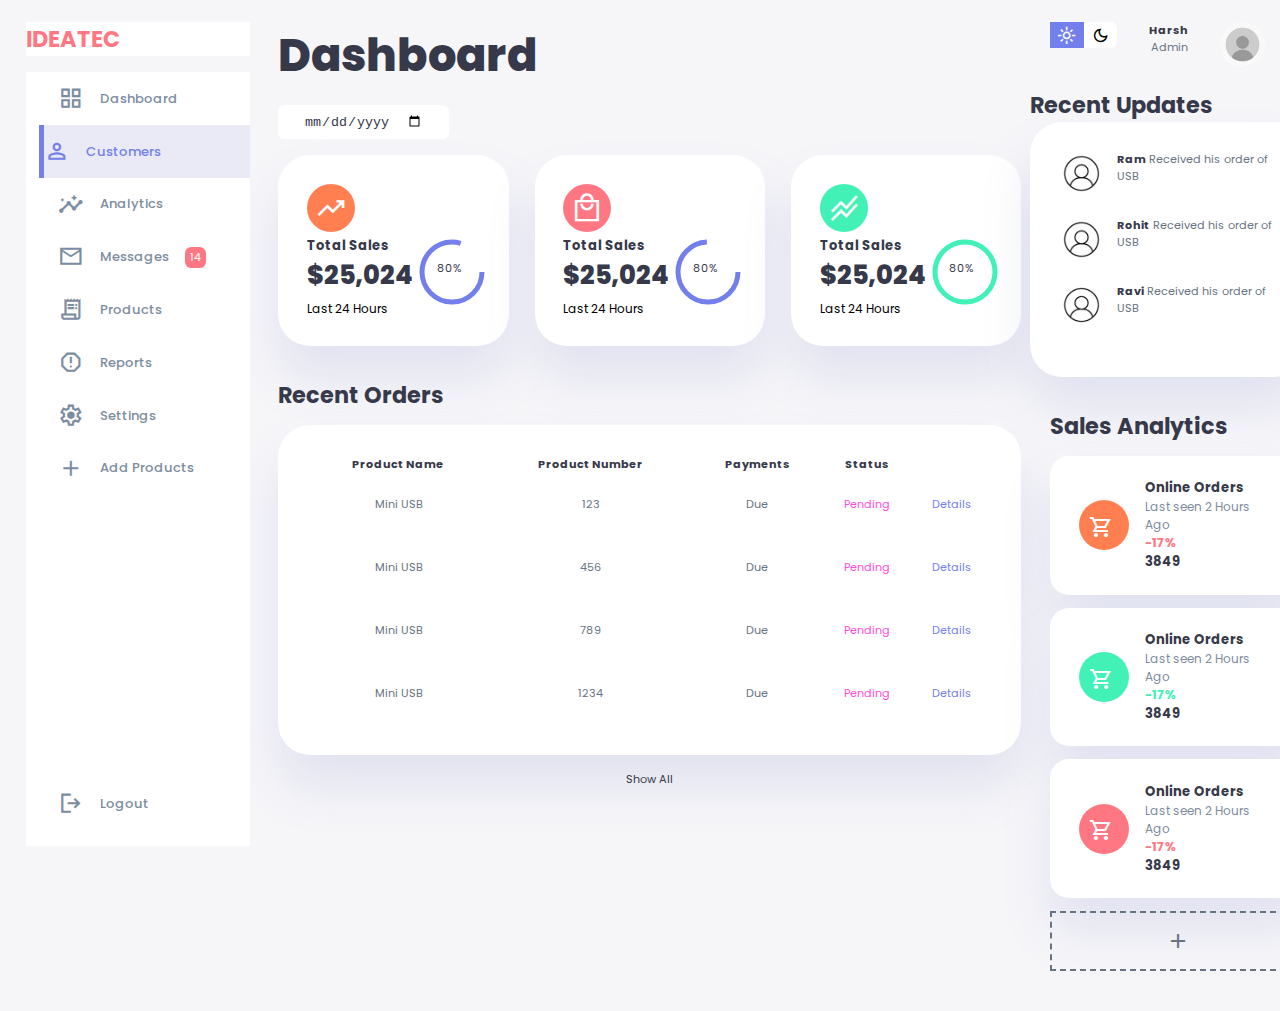
<file: Dashboard/index.html>
<!DOCTYPE html>
<html lang="en">
<head>
  <meta charset="UTF-8">
  <meta http-equiv="X-UA-Compatible" content="IE=edge">
  <meta name="viewport" content="width=device-width, initial-scale=1.0">
  <title>Responsive Dashboard</title>
  <link rel="stylesheet" href="https://fonts.googleapis.com/css2?family=Material+Symbols+Sharp:opsz,wght,FILL,GRAD@48,400,0,0" />
  <link rel="stylesheet" href="style1.css">
</head>
<body>
   <div class="container">
      <aside>
           
         <div class="top">
           <div class="logo">
             <h2><span class="danger">IDEATEC</span> </h2>
           </div>
           <div class="close" id="close_btn">
            <span class="material-symbols-sharp">
              close
              </span>
           </div>
         </div>
         <!-- end top -->
          <div class="sidebar">

            <a href="#">
              <span class="material-symbols-sharp">grid_view </span>
              <h3>Dashboard</h3>
           </a>
           <a href="#" class="active">
              <span class="material-symbols-sharp">person_outline </span>
              <h3>Customers</h3>
           </a>
           <a href="#">
              <span class="material-symbols-sharp">insights </span>
              <h3>Analytics</h3>
           </a>
           <a href="#">
              <span class="material-symbols-sharp">mail_outline </span>
              <h3>Messages</h3>
              <span class="msg_count">14</span>
           </a>
           <a href="#">
              <span class="material-symbols-sharp">receipt_long </span>
              <h3>Products</h3>
           </a>
           <a href="#">
              <span class="material-symbols-sharp">report_gmailerrorred </span>
              <h3>Reports</h3>
           </a>
           <a href="#">
              <span class="material-symbols-sharp">settings </span>
              <h3>Settings</h3>
           </a>
           <a href="#">
              <span class="material-symbols-sharp">add </span>
              <h3>Add Products</h3>
           </a>
           <a href="#">
              <span class="material-symbols-sharp">logout </span>
              <h3>Logout</h3>
           </a>
             


          </div>

      </aside>
      <!-- --------------
        end asid
      -------------------- -->

      <!-- --------------
        start main part
      --------------- -->

      <main>
           <h1>Dashboard</h1>

           <div class="date">
             <input type="date" >
           </div>

        <div class="insights">

           <!-- start seling -->
            <div class="sales">
               <span class="material-symbols-sharp">trending_up</span>
               <div class="middle">

                 <div class="left">
                   <h3>Total Sales</h3>
                   <h1>$25,024</h1>
                 </div>
                  <div class="progress">
                      <svg>
                         <circle  r="30" cy="40" cx="40"></circle>
                      </svg>
                      <div class="number"><p>80%</p></div>
                  </div>

               </div>
               <small>Last 24 Hours</small>
            </div>
           <!-- end seling -->
              <!-- start expenses -->
              <div class="expenses">
                <span class="material-symbols-sharp">local_mall</span>
                <div class="middle">
 
                  <div class="left">
                    <h3>Total Sales</h3>
                    <h1>$25,024</h1>
                  </div>
                   <div class="progress">
                       <svg>
                          <circle  r="30" cy="40" cx="40"></circle>
                       </svg>
                       <div class="number"><p>80%</p></div>
                   </div>
 
                </div>
                <small>Last 24 Hours</small>
             </div>
            <!-- end seling -->
               <!-- start seling -->
               <div class="income">
                <span class="material-symbols-sharp">stacked_line_chart</span>
                <div class="middle">
 
                  <div class="left">
                    <h3>Total Sales</h3>
                    <h1>$25,024</h1>
                  </div>
                   <div class="progress">
                       <svg>
                          <circle  r="30" cy="40" cx="40"></circle>
                       </svg>
                       <div class="number"><p>80%</p></div>
                   </div>
 
                </div>
                <small>Last 24 Hours</small>
             </div>
            <!-- end seling -->

        </div>
       <!-- end insights -->
      <div class="recent_order">
         <h2>Recent Orders</h2>
         <table> 
             <thead>
              <tr>
                <th>Product Name</th>
                <th>Product Number</th>
                <th>Payments</th>
                <th>Status</th>
              </tr>
             </thead>
              <tbody>
                 <tr>
                   <td>Mini USB</td>
                   <td>123</td>
                   <td>Due</td>
                   <td class="warning">Pending</td>
                   <td class="primary">Details</td>
                 </tr>
                 <tr>
                  <td>Mini USB</td>
                  <td>456</td>
                  <td>Due</td>
                  <td class="warning">Pending</td>
                  <td class="primary">Details</td>
                </tr>
                <tr>
                  <td>Mini USB</td>
                  <td>789</td>
                  <td>Due</td>
                  <td class="warning">Pending</td>
                  <td class="primary">Details</td>
                </tr>
                <tr>
                  <td>Mini USB</td>
                  <td>1234</td>
                  <td>Due</td>
                  <td class="warning">Pending</td>
                  <td class="primary">Details</td>
                </tr>
              </tbody>
         </table>
         <a href="#">Show All</a>
      </div>

      </main>
      <!------------------
         end main
        ------------------->

      <!----------------
        start right main 
      ---------------------->
    <div class="right">

<div class="top">
   <button id="menu_bar">
     <span class="material-symbols-sharp">menu</span>
   </button>

   <div class="theme-toggler">
     <span class="material-symbols-sharp active">light_mode</span>
     <span class="material-symbols-sharp">dark_mode</span>
   </div>
    <div class="profile">
       <div class="info">
           <p><b>Harsh</b></p>
           <p>Admin</p>
           <small class="text-muted"></small>
       </div>
       <div class="profile-photo">
         <img src="image1.jpg" alt=""/>
       </div>
    </div>
</div>

  <div class="recent_updates">
     <h2>Recent Updates</h2>
   <div class="updates">
      <div class="update">
         <div class="profile-photo">
            <img src="image2.jpg" alt=""/>
         </div>
        <div class="message">
           <p><b>Ram</b> Received his order of USB</p>
        </div>
      </div>
      <div class="update">
        <div class="profile-photo">
        <img src="image2.jpg" alt=""/>
        </div>
       <div class="message">
          <p><b>Rohit</b> Received his order of USB</p>
       </div>
     </div>
     <div class="update">
      <div class="profile-photo">
         <img src="image2.jpg" alt=""/>
      </div>
     <div class="message">
        <p><b>Ravi</b> Received his order of USB</p>
     </div>
   </div>
  </div>
  </div>


   <div class="sales-analytics">
     <h2>Sales Analytics</h2>

      <div class="item onlion">
        <div class="icon">
          <span class="material-symbols-sharp">shopping_cart</span>
        </div>
        <div class="right_text">
          <div class="info">
            <h3>Online Orders</h3>
            <small class="text-muted">Last seen 2 Hours Ago</small>
          </div>
          <h5 class="danger">-17%</h5>
          <h3>3849</h3>
        </div>
      </div>
      <div class="item onlion">
        <div class="icon">
          <span class="material-symbols-sharp">shopping_cart</span>
        </div>
        <div class="right_text">
          <div class="info">
            <h3>Online Orders</h3>
            <small class="text-muted">Last seen 2 Hours Ago</small>
          </div>
          <h5 class="success">-17%</h5>
          <h3>3849</h3>
        </div>
      </div>
      <div class="item onlion">
        <div class="icon">
          <span class="material-symbols-sharp">shopping_cart</span>
        </div>
        <div class="right_text">
          <div class="info">
            <h3>Online Orders</h3>
            <small class="text-muted">Last seen 2 Hours Ago</small>
          </div>
          <h5 class="danger">-17%</h5>
          <h3>3849</h3>
        </div>
      </div>
   
  

</div>

      <div class="item add_product">
            <div>
            <span class="material-symbols-sharp">add</span>
            </div>
     </div>
</div>


   </div>



   <script src="script.js"></script>
</body>
</html>
</file>
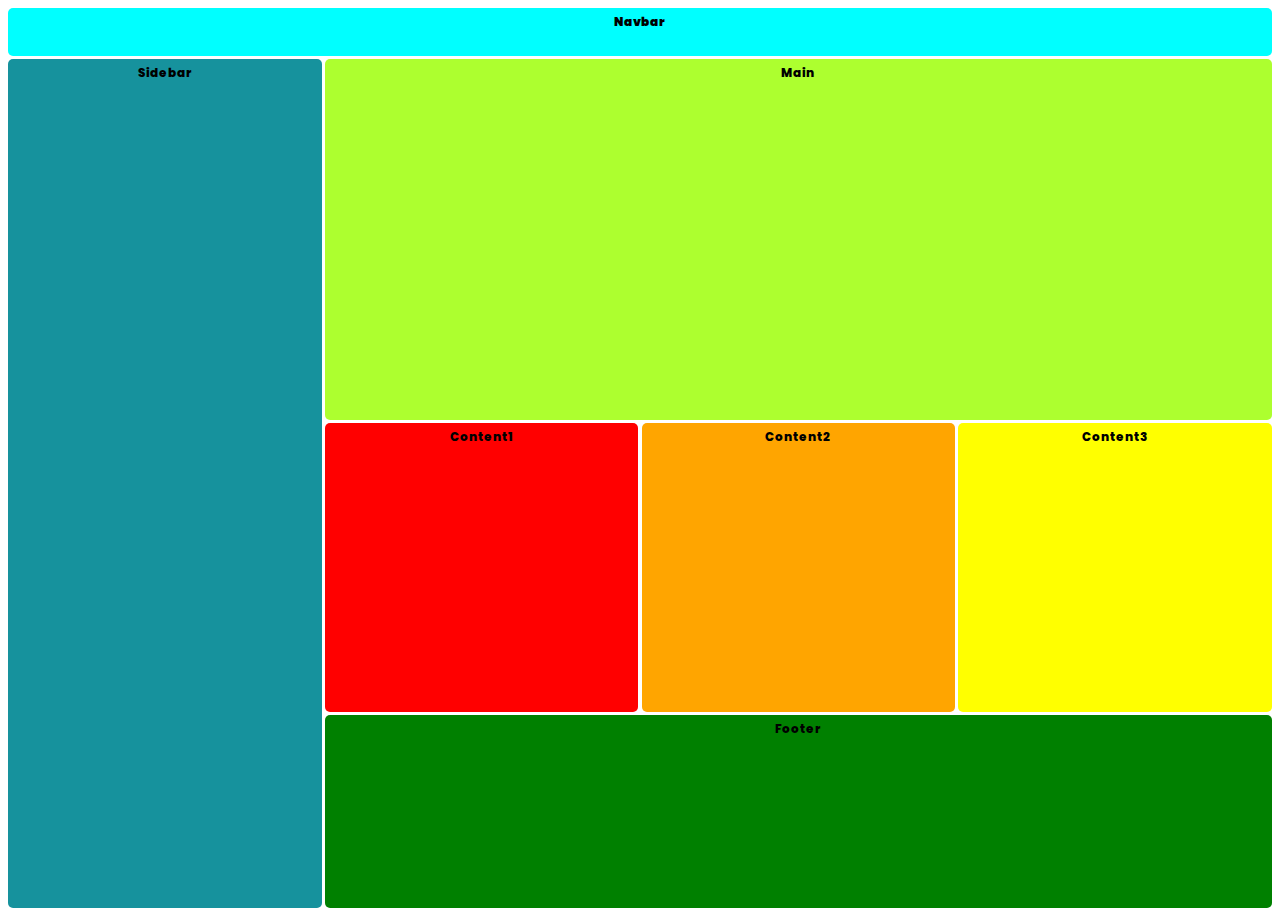
<file: Sample Prototype/index.html>
<!DOCTYPE html>
<html lang="en">
<head>
    <meta charset="UTF-8">
    <meta name="viewport" content="width=device-width, initial-scale=1.0">
    <title>Sample Layout</title>
    <link rel="preconnect" href="https://fonts.googleapis.com">
<link rel="preconnect" href="https://fonts.gstatic.com" crossorigin>
<link rel="stylesheet" href="style.css">
<link href="https://fonts.googleapis.com/css2?family=Poppins:ital,wght@0,100;0,200;0,300;0,400;0,500;0,600;0,700;0,800;0,900;1,100;1,200;1,300;1,400;1,500;1,600;1,700;1,800;1,900&display=swap" rel="stylesheet">
</head>
<body>
    <div class="container">
        <nav><b>Navbar</b></nav>
        <main>Main</main>
        <div class="sidebar">Sidebar</div>
        <div class="content1">Content1</div>
        <div class="content2">Content2</div>
        <div class="content3">Content3</div>
        <footer>Footer</footer>
    </div>
</body>
</html>
</file>
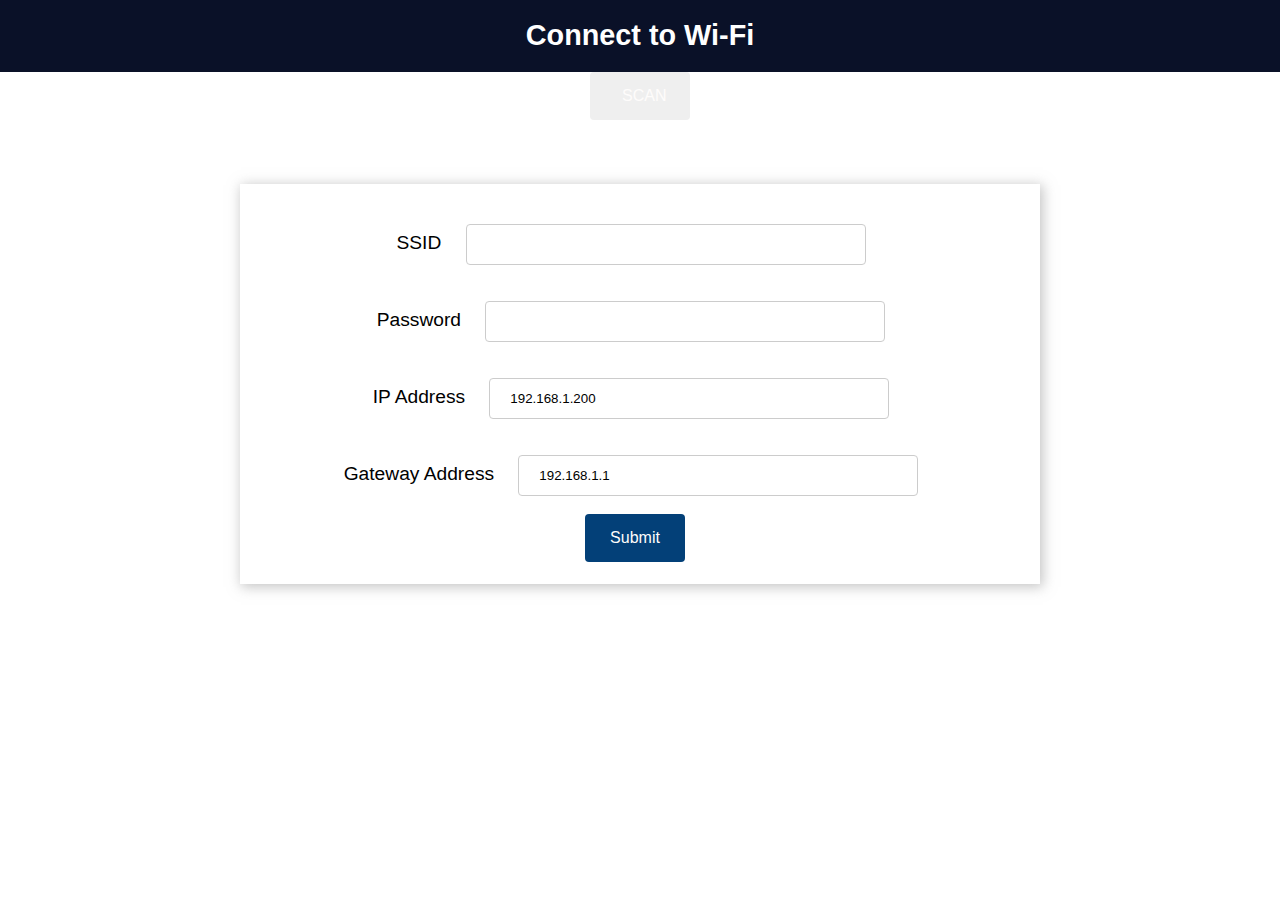
<file: IOT_Portal-main/wifimanager.html>
<!DOCTYPE html>
<html>
<head>
  <title>Connect to Wi-Fi</title>
  <meta name="viewport" content="width=device-width, initial-scale=1">
  <link rel="icon" href="data:,">
  <link rel="stylesheet" type="text/css" href="style.css">
  <script>
    function fScanWifi()
    {
      // var req = new XMLHttpRequest();
      // req.open('GET', document.location, true);
      // req.send(null);
      // req.onload = function() {
      //   var headers = req.getAllResponseHeaders().toLowerCase();
      //   console.log(headers);
        var headers = {"accept-ranges": "none", "connection": "close", "content-disposition": "inline",
                       "filename":"wifimanager.html","content-length": "1585", "content-type": "text/html",
                       "wifis": "itsipl5:-51,airtel_9894780016:-60,itsipl9:-62,itsipl 7:-69,dhil1508:-90,"
                      };
        console.log(headers);
    }
  </script>
</head>
<body>
  <div class="topnav">
    <h1>Connect to Wi-Fi</h1>
  </div>
  <div class="wifi-list">
    <button onclick="fScanWifi()">SCAN</button>
  </div>
  <div class="content">
    <div class="card-grid">
      <div class="card">
        <form action="/" method="POST">
          <p>
            <label for="ssid">SSID</label>
            <input type="text" id ="ssid" name="ssid"><br>
            <label for="pass">Password</label>
            <input type="text" id ="pass" name="pass"><br>
            <label for="ip">IP Address</label>
            <input type="text" id ="ip" name="ip" value="192.168.1.200"><br>
            <label for="gateway">Gateway Address</label>
            <input type="text" id ="gateway" name="gateway" value="192.168.1.1"><br>
            <input type ="submit" value ="Submit">
          </p>
        </form>
      </div>
    </div>
  </div>
</body>
</html>
</file>
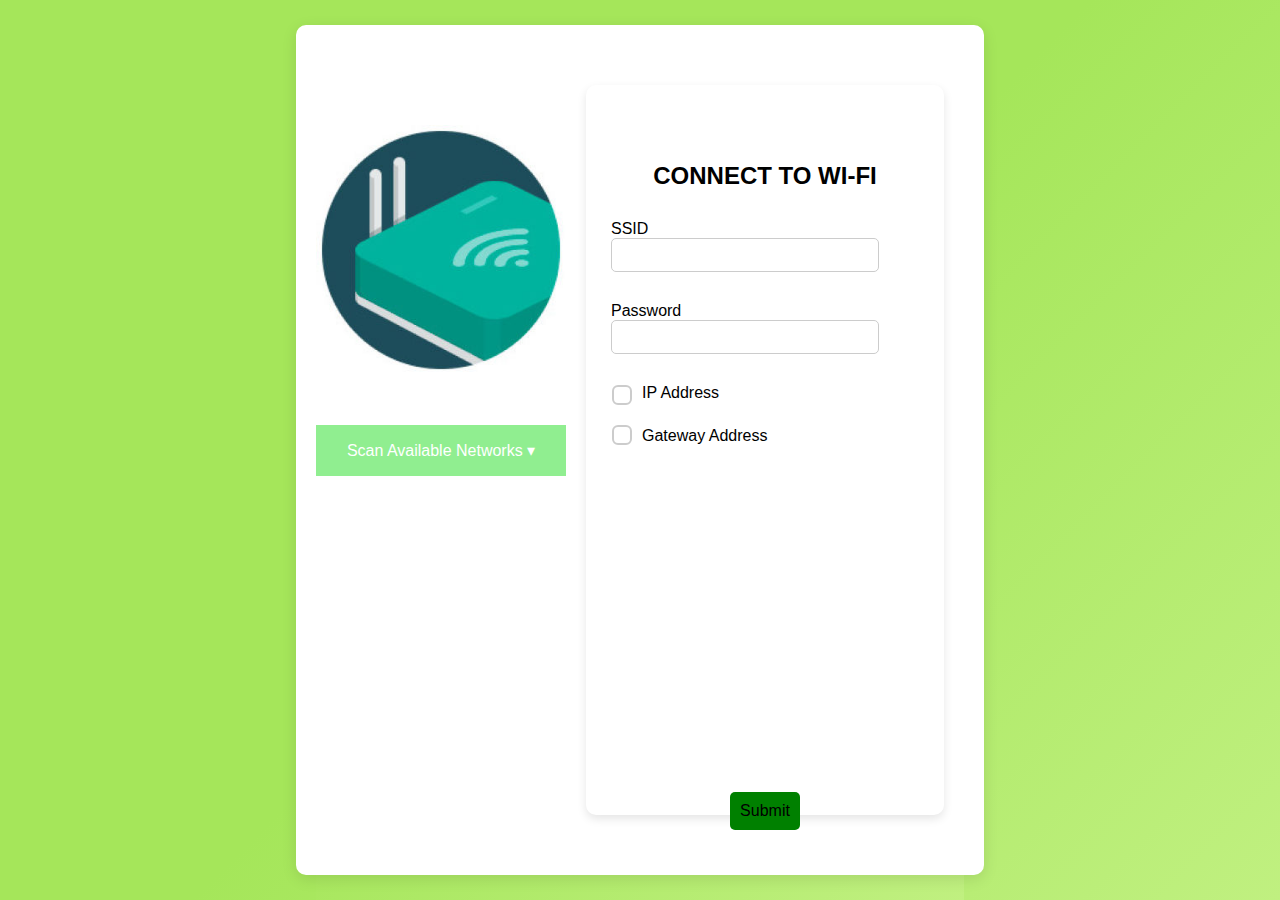
<file: wfm/home.html>
<!DOCTYPE html>
<html lang="en">
<head>
    <meta charset="UTF-8">
    <meta name="viewport" content="width=device-width, initial-scale=1.0">
    <title>WiFi Manager</title>
    <link rel="stylesheet" href="styles.css">
    
</head>
<body>
    <div class="container">
        <div class="form-section">
          <div class="dropdown">
            <!--<img src="835fd292204df9edd85710b7a1638283.gif" alt="WiFi Router" class="router-image">-->
            <img src='[data-uri]' alt="WiFi Router" class="router-image"/>
                <button class="dropbtn" id="dropdownbutton" onclick="myFunction(); fScanWifi(); toggleDropdown(); ">Scan Available Networks &#9662;</button>
                
                <div id="myDropdown" class="dropdown-content">
                  <ul class="dropdown-list" id="dropdownlist">
                    <!--<li data-value="option1"><a href="#">ITSIPL-5&nbsp;&nbsp;&nbsp;&nbsp;&nbsp;</a></li>
                    <li data-value="option2" onclick="updateSSID()"><a href="#">AIRTEL_9894780016</a></li>
                    <li data-value="option3"><a href="#">ITSIPL-9</a></li>
                    <li data-value="option4"><a href="#">ITSIPL-7</a></li>-->
                  </ul>
                </div>
                
                
            </div>
            <div class="form-container">
              <br><br>
                <h1>CONNECT TO WI-FI</h1>
                <form  method="POST" onsubmit="return validateForm()">
                  
                    <label for="ssid">SSID</label>
                    <input type="text" id="ssid" name="ssid" >
                  
                  
                    <label for="password">Password</label>
                    <input type="password" id="password" name="password">
                  
                    <div class="form-group">
                      <label><input type="checkbox" id="ip-checkbox">IP Address</label>
                      
                    </div>
                    <div class="reveal-input-container" id="ip-container">
                      <input type="text" id="ipAddress" class="reveal-input" placeholder="Enter IP Address">
                    </div>
                      
                      <div class="form-group">
                        <label><input type="checkbox" id="gateway-checkbox">Gateway Address</label>
                        
                      </div>
                      <div class="reveal-input-container" id="gateway-container">
                        <input type="text" id="gatewayAddress" class="reveal-input" placeholder="Enter Gateway Address">
                      </div>
                    <button type="submit" onclick="validateForm()">Submit</button> <br>
                    <!--<button onclick="fScanWifi()">Scan</button>-->
                </form>
            </div>
        </div>
        
    </div>
    <script src="script.js">

    </script>
</body>
</html>
</file>
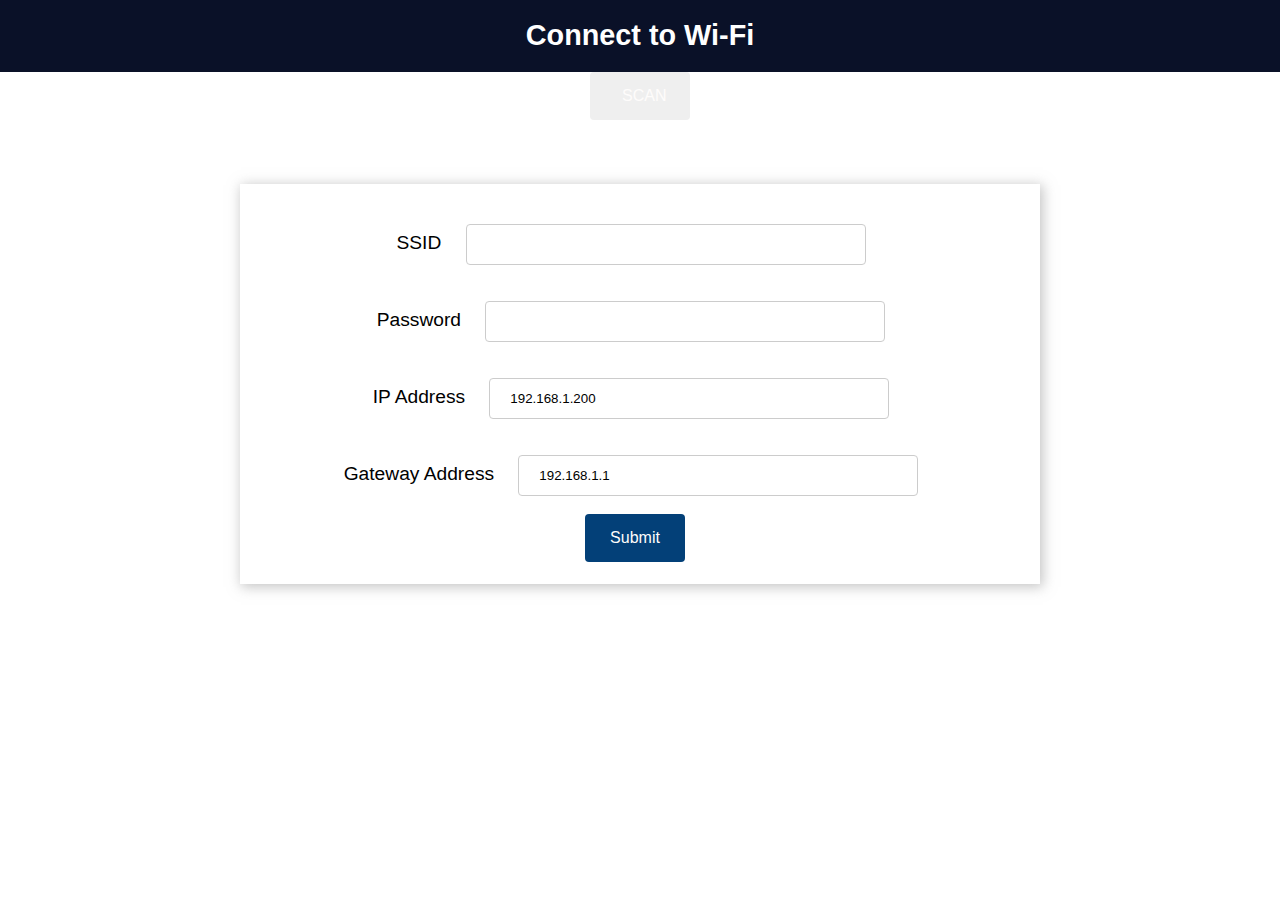
<file: Wifi/wifimanager.html>
<!DOCTYPE html>
<html>
<head>
  <title>Connect to Wi-Fi</title>
  <meta name="viewport" content="width=device-width, initial-scale=1">
  <link rel="icon" href="data:,">
  <link rel="stylesheet" type="text/css" href="style.css">
  <script>
    function fScanWifi()
    {
      var req = new XMLHttpRequest();
      req.open('GET', document.location, true);
      req.send(null);
      req.onload = function() {
        var headers = req.getAllResponseHeaders().toLowerCase();
        console.log(headers);
        
      };

    }
  </script>
</head>
<body>
  <div class="topnav">
    <h1>Connect to Wi-Fi</h1>
  </div>
  <div class="wifi-list">
    <button onclick="fScanWifi()">SCAN</button>
  </div>
  <div class="content">
    <div class="card-grid">
      <div class="card">
        <form action="/" method="POST">
          <p>
            <label for="ssid">SSID</label>
            <input type="text" id ="ssid" name="ssid"><br>
            <label for="pass">Password</label>
            <input type="text" id ="pass" name="pass"><br>
            <label for="ip">IP Address</label>
            <input type="text" id ="ip" name="ip" value="192.168.1.200"><br>
            <label for="gateway">Gateway Address</label>
            <input type="text" id ="gateway" name="gateway" value="192.168.1.1"><br>
            <input type ="submit" value ="Submit">
          </p>
        </form>
      </div>
    </div>
  </div>
</body>
</html>
</file>
<file: Dashboard/style1.css>
@import url('https://fonts.googleapis.com/css2?family=Poppins:ital,wght@0,500;0,600;0,700;0,800;1,600&display=swap');


/* Predefined Variables used throughout the css style sheet*/


:root {
  --clr-primary: #7380ec;
  --clr-danger: #ff7782;
  --clr-success: #41f1b6;
  --clr-white: #fff;
  --clr-info-dark: #7d8da1;
  --clr-info-light: #dce1eb;
  --clr-dark: #363949;
  --clr-warnig: #ff4edc;
  --clr-light: rgba(132, 139, 200, 0.18);
  --clr-primary-variant: #111e88;
  --clr-dark-variant: #677483;
  --clr-color-background: #f6f6f9;

  --card-border-radius: 2rem;
  --border-radius-1: 0.4rem;
  --border-radius-2: 0.8rem;
  --border-radius-3: 1.2rem;

  --card-padding: 1.8rem;
  --padding-1: 1.2rem;
  --box-shadow: 0 2rem 3rem var(--clr-light);

}

/* dark theme */
.dark-theme-variables {
  --clr-color-background: #181a1e;
  --clr-white: #202528;
  --clr-light: rgba(0, 0, 0, 0.4);
  --clr-dark: #edeffd;
  --clr-dark-variant: #677483;
  --box-shadow: 0 2rem 3rem var(--clr-light)
}



*{
  margin: 0;
  padding: 0;
  box-sizing: border-box;
  border: 0;
  text-decoration: none;
  list-style: none;
  appearance: none;
}

body{
   width: 100vw;
   height: 100vh;
   font-size: .7rem;
   user-select: none;
   overflow-x: hidden;
   background: var(--clr-color-background);
   font-family: 'Poppins', sans-serif;
}

.container  {
  display: grid;
  width: 96%;
  gap: 1.8rem;
  grid-template-columns: 14rem auto 16rem;
  margin: 0 auto;
}

.logo{
    text-align: center;
}

a{
  color: var(--clr-dark);
}

h1{
  font-weight: 800;
  font-size: 2.8rem;
}
h2{
  font-size: 1.4rem;
}
h3{
  font-size: 0.87;
}
h4{
  font-weight: 0.8rem;
}
h5{
  font-size: 0.77rem;
}
small{
  font-size: 0.75rem;
}
.profile-photo img{
  width: 2.8rem;
  height: 2.8rem;
  overflow: hidden;
  border-radius: 50%;
}
.text-muted{
  color: var(--clr-info-dark);
}
p{
  color: var(--clr-dark-variant);
}
b{
  color: var(--clr-dark);
}
.primary {
  color: var(--clr-primary);
}

.success {
  color: var(--clr-success);
}

.danger {
  color: var(--clr-danger);
}

.warning {
  color: var(--clr-warnig);
}


/* aside */
 aside{
  height: 100vh;
 }
 aside .top{
  background: var(--clr-white);
  display: flex;
  align-items: center;
  justify-content: space-between;
  margin-top: 1.4rem;
 }

 aside .logo{
   display: flex;
   gap: 1rem;
 }
 aside .logo img{
   width: 2rem;
   height: 2rem;
 }
 aside .top div.close span{
   display: none;
 }

 /* ===================
 Sidebar
 ================== */

 aside .sidebar{
  background: var(--clr-white);
  display: flex;
  flex-direction: column;
  height: 86vh;
  position: relative;
  top: 1rem;
 }

 aside h3{
  font-weight: 500;
 }

 aside .sidebar a{
  display: flex;
  color: var(--clr-info-dark);
  margin-left: 2rem;
  gap: 1rem;
  align-items: center;
  height: 3.3rem;
  transition: all .1s ease;
 
 }

 aside .sidebar a span{
  font-size: 1.6rem;
  transition: all .3s ease-in-out;
  
 }

 aside .sidebar a:last-child{
  position: absolute;
  bottom: 1rem; 
  width: 100%;
 }

 aside .sidebar a.active{
   background-color: var(--clr-light);
   color: var(--clr-primary);
   margin-left: 0;
   border-left: 5px solid var(--clr-primary);
   margin-left: calc(1rem - 3px);
 }
 aside .sidebar a:hover span{
  margin-left: 1rem;
 }

 aside .sidebar a span.msg_count{
   background-color: var(--clr-danger);
   color: var(--clr-white);
   padding: 2px 5px;
   font-size: 11px;
   border-radius: var(--border-radius-1);
 }

 /* Main */

 main{
  margin-top: 1.4rem;
  width: auto;
 }
 main input {
  background-color: transparent;
  border: 0;
  outline: 0;
  color: var(--clr-dark);
 }

 main .date{
  display: inline-block;
  background: var(--clr-white);
  border-radius: var(--border-radius-1);
  margin-top: 1rem;
  padding: 0.5rem 1.6rem;
 }

main .insights{
   display: grid;
   grid-template-columns: repeat(3,1fr);
   gap: 1.6rem;
}
main .insights>div{
   background-color: var(--clr-white);
   padding: var(--card-padding);
   border-radius: var(--card-border-radius);
   margin-top: 1rem;
   box-shadow: var(--box-shadow);
   transition: all .3s ease;
}

main .insights > div:hover{
  box-shadow: none;
}
main .insights>div  span{
   background: coral;
    padding: 0.5rem;
     border-radius: 50%;
     color: var(--clr-white);
     font-size: 2rem; 
  }

main .insights > div.expenses span{
   background: var(--clr-danger);
}
main .insights > div.income span{
  background: var(--clr-success);
}

main .insights > div .middle{
   display: flex;
   align-items: center;
   justify-content: space-between;
}
main .insights > div .middle h1{
  font-size: 1.6rem;
}

main h1{
  color: var(--clr-dark);
}
main .insights h1{
  color: var(--clr-dark);
}
main .insights h3{
  color: var(--clr-dark);
}
main .insights p{
  color: var(--clr-dark);
}
main .insights h3{
  
    color: var(--clr-dark);
  
  
}

main .insights .progress{
  position: relative;
  height: 68px;
  width: 68px;
  border-radius: 50px;
}

main .insights svg{
  height: 150px;
  width: 150px;
  position: absolute;
  top: 0;
}

main .insights svg circle{
  fill: none;
  stroke: var(--clr-primary);
   transform: rotate(270,80,80);
   stroke-width: 5;
}
main .insights .sales svg circle{
   stroke-dashoffset: 0;
   stroke-dasharray: 150;
}

main .insights .expenses svg circle{
  stroke-dashoffset: 10;
  stroke-dasharray: 150;
}
main .insights .sales svg circle{
  stroke-dashoffset: 0;
  stroke-dasharray: 150;
}
main .insights .income svg circle{
  stroke: var(--clr-success);
}

main .insights .progress .number{
  position: absolute;
  top: 5%;
  left: 5%;
  height: 100%;
  width: 100%;
  display: flex;
  justify-content: center;
  align-items: center;
}

/* recent order */

main .recent_order{
   margin-top: 2rem;
}

main .recent_order h2{
    color: var(--clr-dark);
}

main .recent_order h2{
  margin-bottom: 0.8rem;
}
main .recent_order table{
  background: var(--clr-white);
  width: 100%;
  border-radius: var(--card-border-radius);
  padding: var(--card-padding);
  text-align: center;
  box-shadow: var(--box-shadow);
  transition: all .3s ease;
  color: var(--clr-dark);
}
main .recent_order table:hover{
  box-shadow: none;
}

main table tbody td{
   height: 3.8rem;
   border-bottom: 1px solid var(--clr-white);
   color:var(--clr-dark-variant)
}
main table tbody tr:last-child td{
   border: none;
}


main .recent_order a{
  text-align: center;
  display: block;
  margin: 1rem;
}


/*Right Side*/

.right{
  margin-top: 1.4rem;
}
.right h2{
  color: var(--clr-dark);
}
.right .top{
  display: flex;
  justify-content: start;
  gap: 2rem;
}

.right .top button{
  display: none;
}

.right .theme-toggler{
  background: var(--clr-white);
  display: flex;
  justify-content: space-between;
  height: 1.6rem;
  width: 4.2rem;
  cursor: pointer;
  border-radius: var(--border-radius-1);
}
.right .theme-toggler span{
  font-size: 1.2rem;
  width: 50%;
  height: 100%;
  display: flex;
  align-items: center;
  justify-content: center;
}

.right .theme-toggler span.active{
  background: var(--clr-primary);
  color: #fff;
}


.right .top .profile{
  display: flex;
  gap: 2rem;
  text-align: right;
}
.right  .info h3{
  color: var(--clr-dark);
}
.right  .item h3{
  color: var(--clr-dark);
}

/* recent update */

.right .recent_updates{
  margin-top: 1rem;
  margin-left: -20px;
}
.right .recent_updates .updates{
  background-color: var(--clr-white);
  padding: var(--card-padding);
  border-radius: var(--card-border-radius);
  box-shadow: var(--box-shadow);
   transition: all .3s ease;
}
.right .recent_updates .updates:hover{
  box-shadow: none;
}
.right .recent_updates .update{
   display: grid;
   grid-template-columns: 2.6rem auto;
   gap: 1rem;
   margin-bottom: 1rem;
}




/* see analytics */

.right .sales-analytics{
  margin-top: 2rem;
}
.right .sales-analytics h2{
  margin-bottom: 0.8rem;
}
.right .sales-analytics .item{
  background-color: var(--clr-white);
  display: flex;
  justify-content: space-between;
  align-items: center;
  gap: 1rem;
  margin: 10px 0;
  width: 100%;
  margin-bottom: 0.8rem;
  padding: 1.4rem var(--card-padding);
  border-radius: var(--border-radius-3);
  box-shadow: var(--box-shadow);
}
.right .sales-analytics .item:hover{
  box-shadow: none;
}

.right .sales-analytics .item .icon{
  padding: 0.6rem;
  color: var(--clr-white);
  border-radius: 50%;
  height: 50px;
  width: 50px;
  line-height: 50px;
  align-items: center;
  background: coral;
}
.right .sales-analytics .item:nth-child(3) .icon
{
  background: var(--clr-success);
}
.right .sales-analytics .item:nth-child(4) .icon
{
  background: var(--clr-danger);
}

.right .sales-analytics .item .right{
  margin-left: 15px;
  display: flex;
  justify-content: space-around;
}
.right .sales-analytics .item .right h3{
  color: var(d);
}


.add_product div{
  display: flex;
  height: 60px;
  width: 100%;
  text-align: center;
  justify-content: center;
  align-items: center;
  border: 2px dashed;
  color: var(--clr-dark-variant);
  margin-bottom: 40px;

}

/* MEDIA QUERY */

@media screen and (max-width:1200px) {
    .container{
      width: 94%;
      grid-template-columns: 7rem auto 14rem;
    }
    aside .sidebar h3{
      display: none;
    }
    aside .sidebar a{
      width: 5.6rem;
    }
    aside .sidebar a:last-child{
      position: relative;
      margin-top: 1.8rem;
    }
    main .insights{
      display: grid;
      grid-template-columns: repeat(1,1fr);
    }
}

/* MEDIA QUERY PHONE */

@media screen and (max-width:768px) {
  .container{
    width: 100%;
    grid-template-columns: repeat(1,1fr);
  
  }
  
  aside{
    position: fixed;
    width: 18rem;
    z-index: 3;
    height: 100vh;
    background-color: var(--clr-white);
    display: none;
    left: -110px;
    animation:  menuLeft .3s ease forwards;
  }
  
  @keyframes menuLeft {
      to{
        left: 0;
      }
  }
  



  aside .logo h2{
       display: inline;
  }
  aside .sidebar h3{
    display: inline;
  }
  aside .sidebar a{
    width: 100%;
    height: 3.4rem;
  }
  aside .top div.close  span{
     display: inline;
     position: absolute;
     right: 0;
     margin-right:30px;
     font-size: 35px;
     cursor: pointer;
  }

    .right .top{
       position: fixed;
       top: 0;
       left: 0;
       display: flex;
       justify-content: center;
       align-items: center;
       padding: 0 0.8rem;
       background: var(--clr-white);
       height: 4.6rem;
       width: 100%;
       z-index: 2;
       box-shadow: 0 1rem 1rem var(--clr-light);
       margin: 0;
    }


 main .insights{
  display: grid;
  grid-template-columns: repeat(1,1fr);
  gap: 1.6rem;
  padding: 40px;
 }
 main .recent_order{
  padding: 30px;
  margin: 0 auto;
 }



  .right .profile{
    position: absolute;
    left: 70%;
  }

  .right .top .theme-toggler{
    width: 4.4rem;
    position: absolute;
    left: 50%;
  }
   .right .profile .info{
    display: none;
   }

   .right .top button{
     display: inline-block;
     background: transparent;
     cursor: pointer;
     color: var(--clr-dark);
     position: absolute;
     left: 1rem;

   }
   .right .recent_order{
    padding: 0 30px;
   }
   .right .recent_updates{
    padding: 0 40px;
   }
   .right .sales-analytics{
    padding: 0 40px;
   }
   .right .add_product{
    padding: 0 40px;
    margin-bottom: 40px;
   }


}
</file>
<file: Sample Prototype/style.css>
.container{
    display: grid;
    height: 100vh;
    grid-template-columns: 1fr 1fr 1fr 1fr;
    grid-template-rows: 0.2fr 1.5fr 1.2fr 0.8fr;
    grid-template-areas: "nav nav nav nav" "sidebar main main main" "sidebar content1 content2 content3" "sidebar footer footer footer";
    grid-gap: 0.2rem;
    font-family: 'Poppins', sans-serif;
    font-weight: 800;
    font-size: 12px;
    color: black;
    text-align: center;

}

nav{
    background-color: aqua;
    grid-area: nav;
    text-align: center;
    border-radius: 5px;
    padding-top: 5px;
}

main{
    background-color: greenyellow;
    grid-area: main;
    text-align: center;
    border-radius: 5px;
    padding-top: 5px;
}

.sidebar{
    background-color: rgb(22, 146, 157);
    grid-area: sidebar;
    text-align: center;
    border-radius: 5px;
    padding-top: 5px;
}

.content1{
    background-color: red;
    grid-area: content1;
    text-align: center;
    border-radius: 5px;
    padding-top: 5px;
}

.content2{
    background-color: orange;
    grid-area: content2;
    text-align: center;
    border-radius: 5px;
    padding-top: 5px;
}

.content3{
    background-color: yellow;
    grid-area: content3;
    text-align: center;
    border-radius: 5px;
    padding-top: 5px;
}

footer{
    background-color: green;
    grid-area: footer;
    text-align: center;
    border-radius: 5px;
    padding-top: 5px;
}

/*Responsiveness*/

@media only screen and (max-width: 550px){
    .container{
        grid-template-columns: 1fr;
        grid-template-rows: 0.4fr 0.4fr 2.2fr 1.2fr 1.2fr 1.2fr 1fr;
        grid-template-areas: "nav" "sidebar" "main" "content1" "content2" "content3" "footer";
    }
}
</file>
<file: IOT_Portal-main/style.css>
html {
    font-family: Arial, Helvetica, sans-serif; 
    display: inline-block; 
    text-align: center;
  }
  
  h1 {
    font-size: 1.8rem; 
    color: white;
  }
  
  
  p { 
    font-size: 1.4rem;
  }
  
  .topnav { 
    overflow: hidden; 
    background-color: #0A1128;
  }
  
  body {  
    margin: 0;
  }
  
  .content { 
    padding: 5%;
  }
  
  .card-grid { 
    max-width: 800px; 
    margin: 0 auto; 
    display: grid; 
    grid-gap: 2rem; 
    grid-template-columns: repeat(auto-fit, minmax(300px, 1fr));
  }
  
  .card { 
    background-color: white; 
    box-shadow: 2px 2px 12px 1px rgba(140,140,140,.5);
  }
  
  .card-title { 
    font-size: 1.2rem;
    font-weight: bold;
    color: #034078
  }
  
  input[type=submit] {
    border: none;
    color: #FEFCFB;
    background-color: #034078;
    padding: 15px 15px;
    text-align: center;
    text-decoration: none;
    display: inline-block;
    font-size: 16px;
    width: 100px;
    margin-right: 10px;
    border-radius: 4px;
    transition-duration: 0.4s;
    }
  
  input[type=submit]:hover {
    background-color: #1282A2;
  }
  
  input[type=text], input[type=number], select {
    width: 50%;
    padding: 12px 20px;
    margin: 18px;
    display: inline-block;
    border: 1px solid #ccc;
    border-radius: 4px;
    box-sizing: border-box;
  }
  
  label {
    font-size: 1.2rem; 
  }
  .value{
    font-size: 1.2rem;
    color: #1282A2;  
  }
  .state {
    font-size: 1.2rem;
    color: #1282A2;
  }
  button {
    border: none;
    color: #FEFCFB;
    padding: 15px 32px;
    text-align: center;
    font-size: 16px;
    width: 100px;
    border-radius: 4px;
    transition-duration: 0.4s;
  }
  .button-on {
    background-color: #034078;
  }
  .button-on:hover {
    background-color: #1282A2;
  }
  .button-off {
    background-color: #858585;
  }
  .button-off:hover {
    background-color: #252524;
  }
</file>
<file: wfm/styles.css>
html,body{margin:0;font-family:Arial,sans-serif;background:linear-gradient(135deg,#a5e65a,#a5e65a,#c0f080);display:flex;justify-content:center;align-items:center;height:100%;padding:0;flex-direction:column}.container{background:#fff;border-radius:10px;box-shadow:0 4px 15px rgb(0 0 0 / .1);display:flex;flex-direction:column;justify-content:center;align-items:center;padding:20px;height:90vh;width:100%;max-width:1000px;max-height:90vh}.router-image{position:relative;max-width:250px;max-height:250px;margin-top:100px;align-self:center}.form-section{display:flex;justify-content:center;align-items:center;height:100vh;width:100%}.form-container{padding:25px;border-radius:10px;box-shadow:0 4px 10px rgb(0 0 0 / .1);background:#fff;min-height:80%;max-width:400px;width:90%;margin:20px;display:flex;flex-direction:column;justify-content:flex-start;height:auto}h1{font-size:24px;margin-bottom:30px;text-align:center}form{display:flex;flex-direction:column;width:100%;flex-grow:1}.form-group{align-items:center;margin-bottom:15px}.form-group label{margin-right:10px;width:50px}input[type="text"],input[type="password"]{padding:8px;border:1px solid #ccc;border-radius:5px;font-size:14px;width:250px;margin-bottom:30px}input[type="checkbox"]{margin-right:10px;-webkit-appearance:none;-moz-appearance:none;appearance:none;width:20px;height:20px;border:2px solid #ccc;border-radius:6px}input[type="checkbox"]:checked::before{content:'\2713';display:block;text-align:center;font-size:18px;line-height:1;color:#fff;background-color:#000;border-radius:1px;transition:background-color 0.3s ease}input[type="checkbox"]:hover{cursor:pointer}.reveal-input-container{margin-bottom:10px}.reveal-input{display:none;padding:8px}.reveal-input:active,.reveal-input:focus{display:block}#ip-checkbox{margin-top:-50px;margin-bottom:-7px;margin-left:1px}#gateway-checkbox{margin-top:-50px;margin-bottom:-4px;margin-left:1px}button{margin-top:50px}button[type="submit"]{position:absolute;padding:10px;border:none;border-radius:5px;cursor:pointer;color:#000;font-size:16px;margin-top:10px;transition:background 0.3s;align-self:center;bottom:70px}button[type="submit"]{background-color:green}button:hover{background:linear-gradient(to right,#a5e65a,#8bdb50)}.dropbtn{background-color:lightgreen;color:#fff;padding:16px;font-size:16px;border:none;cursor:pointer;align-items:center;margin-bottom:400px}.dropbtn:hover{background-color:#2980B9}.dropdown{position:relative;display:flex;flex-direction:column}.dropdown-content{display:none;position:absolute;background-color:#f1f1f1;max-width:1000px;width:250px;box-shadow:0 8px 16px 0 rgb(0 0 0 / .2);top:52%;max-height:200px;overflow-y:auto}.dropdown-content::-webkit-scrollbar{width:20px}.dropdown-list{text-overflow:ellipsis}.dropdown-content ul{list-style-type:none;padding:0;margin:0}.dropdown-content li{padding:10px 16px;cursor:pointer;margin:0;box-sizing:border-box;white-space:nowrap;overflow:hidden;text-overflow:ellipsis}.dropdown-content li:hover{background-color:#ddd}.dropdown-content a:hover{background-color:#ddd}.dropdown-list{padding:0;margin:0}.show{display:block}.wifi-item{display:flex;justify-content:space-between;align-items:center;padding:5px 10px}.wifi-signal{width:20px;height:23px}.wifi-signal-selected{width:25px;height:25px;vertical-align:middle;margin-right:5px}.hidden{display:none}.dropdown-icon{font-size:10px;margin-left:40px}@media (max-width:600px){.container{flex-direction:column;width:100%;max-width:400px;padding:10px}.image-section,.form-section{padding:0;text-align:center}.form-section{padding-top:20px}.image-section img{width:80px}.form-section input[type="text"],.form-section input[type="password"]{width:100%}}@media (max-width:600px){body{font-size:14px;padding:10px}.container{display:flex;flex-direction:column;align-items:center;padding:10px}.form-section{width:100%;margin:0;padding:10px;box-shadow:none}.dropdown{width:100%;margin-bottom:20px}select{width:100%;padding:10px;font-size:16px;border:1px solid #ccc;border-radius:5px}.input-group{display:flex;flex-direction:column;width:100%;margin-bottom:10px}.input-group label{margin-bottom:5px}.input-group input[type="text"],.input-group input[type="password"]{width:100%;padding:10px;font-size:16px;border:1px solid #ccc;border-radius:5px}.input-group .checkbox-wrapper{display:flex;align-items:center;margin-bottom:10px}.checkbox-wrapper label{margin-left:10px;font-size:16px}.button-container{width:100%;text-align:center;margin-top:20px}.button-container button{width:100%;padding:10px;font-size:18px;border:none;border-radius:5px;background-color:#007bff;color:#fff}.router-image{width:100px;margin-bottom:10px}.network-info{margin-bottom:10px}}
</file>
<file: Wifi/style.css>
html {
    font-family: Arial, Helvetica, sans-serif; 
    display: inline-block; 
    text-align: center;
  }
  
  h1 {
    font-size: 1.8rem; 
    color: white;
  }
  
  p { 
    font-size: 1.4rem;
  }
  
  .topnav { 
    overflow: hidden; 
    background-color: #0A1128;
  }
  
  body {  
    margin: 0;
  }
  
  .content { 
    padding: 5%;
  }
  
  .card-grid { 
    max-width: 800px; 
    margin: 0 auto; 
    display: grid; 
    grid-gap: 2rem; 
    grid-template-columns: repeat(auto-fit, minmax(300px, 1fr));
  }
  
  .card { 
    background-color: white; 
    box-shadow: 2px 2px 12px 1px rgba(140,140,140,.5);
  }
  
  .card-title { 
    font-size: 1.2rem;
    font-weight: bold;
    color: #034078
  }
  
  input[type=submit] {
    border: none;
    color: #FEFCFB;
    background-color: #034078;
    padding: 15px 15px;
    text-align: center;
    text-decoration: none;
    display: inline-block;
    font-size: 16px;
    width: 100px;
    margin-right: 10px;
    border-radius: 4px;
    transition-duration: 0.4s;
    }
  
  input[type=submit]:hover {
    background-color: #1282A2;
  }
  
  input[type=text], input[type=number], select {
    width: 50%;
    padding: 12px 20px;
    margin: 18px;
    display: inline-block;
    border: 1px solid #ccc;
    border-radius: 4px;
    box-sizing: border-box;
  }
  
  label {
    font-size: 1.2rem; 
  }
  .value{
    font-size: 1.2rem;
    color: #1282A2;  
  }
  .state {
    font-size: 1.2rem;
    color: #1282A2;
  }
  button {
    border: none;
    color: #FEFCFB;
    padding: 15px 32px;
    text-align: center;
    font-size: 16px;
    width: 100px;
    border-radius: 4px;
    transition-duration: 0.4s;
  }
  .button-on {
    background-color: #034078;
  }
  .button-on:hover {
    background-color: #1282A2;
  }
  .button-off {
    background-color: #858585;
  }
  .button-off:hover {
    background-color: #252524;
  }
</file>
